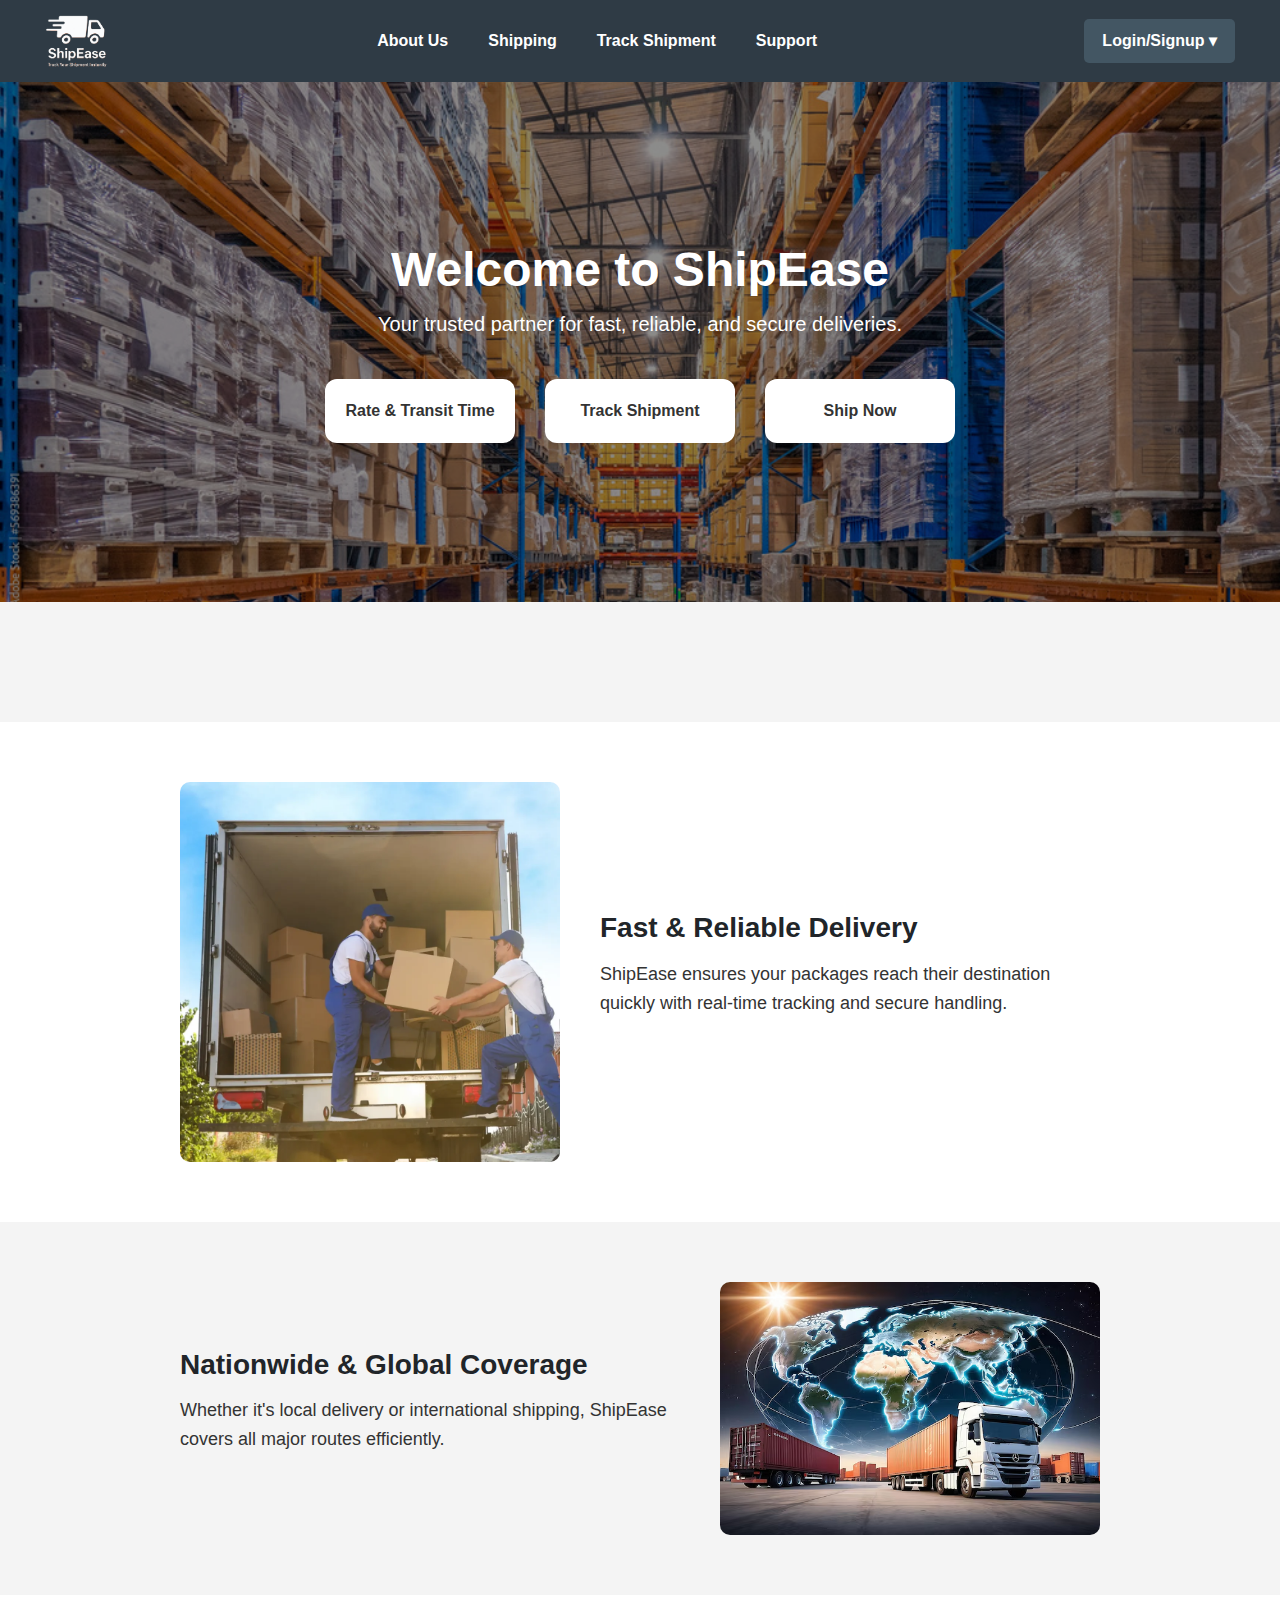
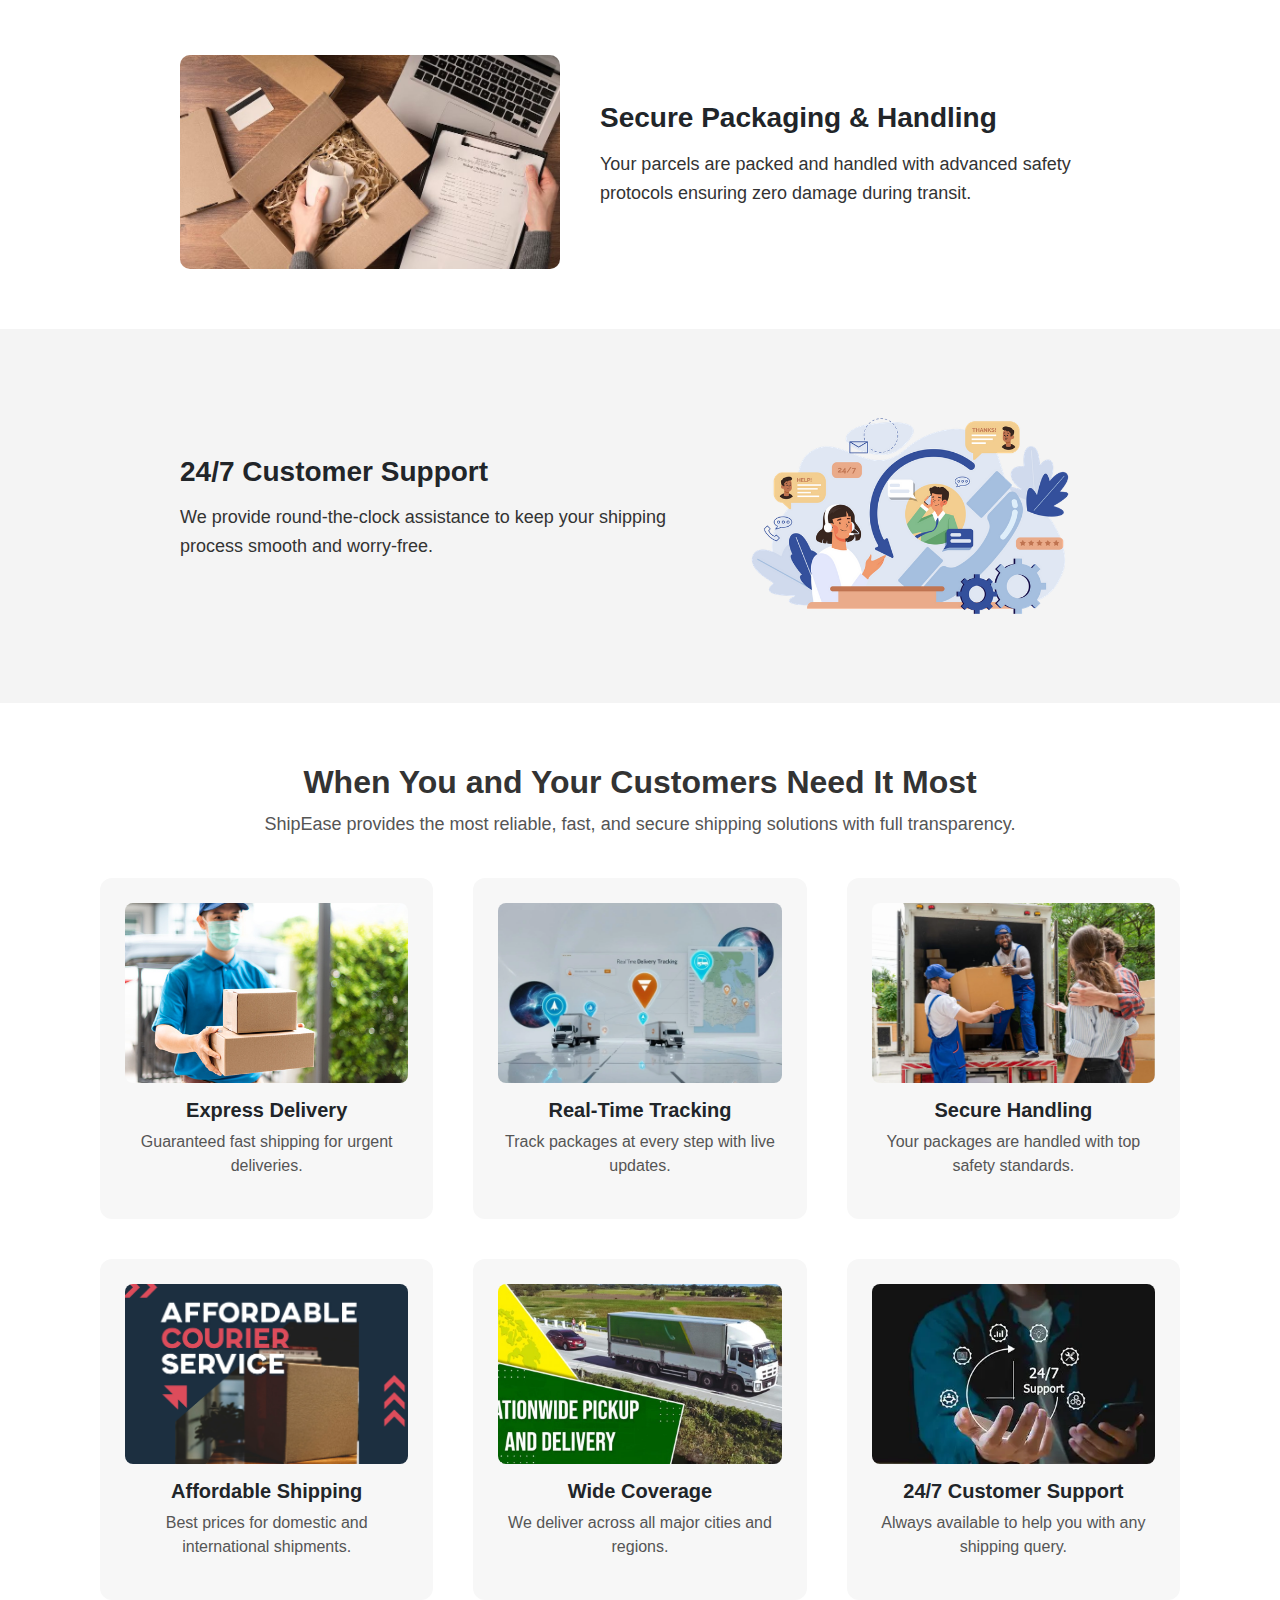
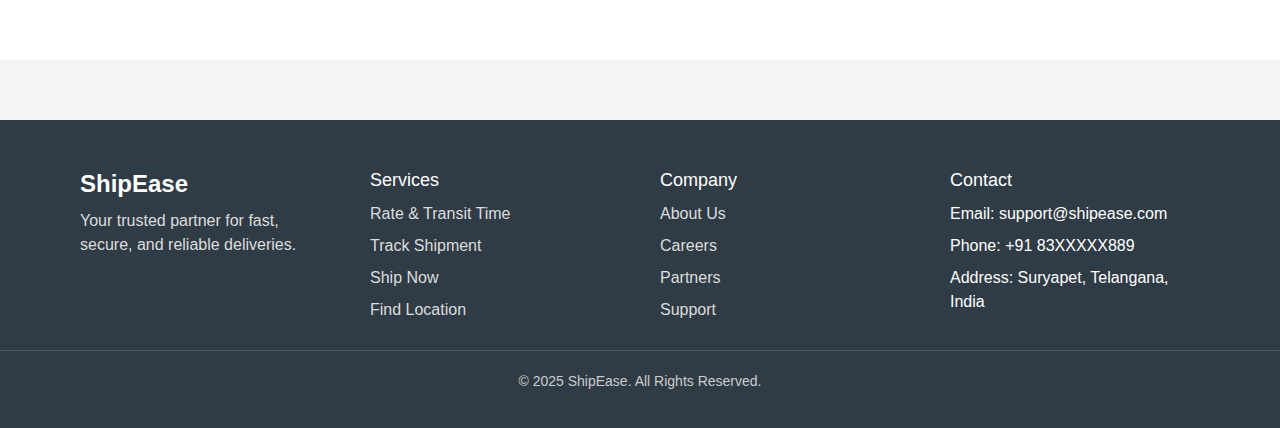
<file: ShipEase/index.html>
<!DOCTYPE html>
<html lang="en">
<head>
    <meta charset="UTF-8">
    <meta name="viewport" content="width=device-width, initial-scale=1.0">
    <title>ShipEase-Track Your Shipment Instantly</title>
    <link href="https://cdn.jsdelivr.net/npm/bootstrap@5.3.8/dist/css/bootstrap.min.css" rel="stylesheet"  crossorigin="anonymous">
    <link rel="stylesheet" href="css/ShipEase.css">
    <link rel="icon" type="image/png" href="img/SE.png">
</head>
<body>
    <header>
        <nav class="navbar-custom">
    <div class="nav-left">
        <a href="index.html"><img src="img/SE.png" alt="ShipEase Logo" class="logo-img"></a>
    </div>

    <div class="nav-center">
        <ul class="nav-links">
            <li><a href="about.html">About Us</a></li>
            <li><a href="shipping.html">Shipping</a></li>
            <li><a href="TS.html">Track Shipment</a></li>
            <li><a href="support.html">Support</a></li>
        </ul>
    </div>

    <div class="nav-right dropdown">
        <button class="dropbtn">Login/Signup &#9662;</button>
        <div class="dropdown-content">
            <a href="login.html">Login</a>
            <a href="signup.html">Sign Up</a>
        </div>
    </div>

    </nav>
    </header>

<section class="hero-banner" style="background-image: url('img/banner.jpg');">
    <div class="hero-overlay"></div>
    <div class="hero-content">
        <h1>Welcome to ShipEase</h1>
        <p>Your trusted partner for fast, reliable, and secure deliveries.</p>

        <div class="hero-buttons">

            <a href="rate.html" class="hero-box">
                <span>Rate & Transit Time</span>
            </a>

            <a href="TS.html" class="hero-box">
                <span>Track Shipment</span>
            </a>

            <a href="shipping.html" class="hero-box">
                <span>Ship Now</span>
            </a>

        </div>
    </div>
</section>


    <section class="feature-section">
    <div class="feature-box">
        <div class="feature-img">
            <img src="img/fd.webp" alt="Fast Delivery">
        </div>
        <div class="feature-text">
            <h2>Fast & Reliable Delivery</h2>
            <p>ShipEase ensures your packages reach their destination quickly with real-time tracking and secure handling.</p>
        </div>
    </div>

    <div class="feature-box reverse">
        <div class="feature-img">
            <img src="img/gd.avif" alt="Global Coverage">
        </div>
        <div class="feature-text">
            <h2>Nationwide & Global Coverage</h2>
            <p>Whether it's local delivery or international shipping, ShipEase covers all major routes efficiently.</p>
        </div>
    </div>

    <div class="feature-box">
        <div class="feature-img">
            <img src="img/sp.jpg" alt="Secure Packaging">
        </div>
        <div class="feature-text">
            <h2>Secure Packaging & Handling</h2>
            <p>Your parcels are packed and handled with advanced safety protocols ensuring zero damage during transit.</p>
        </div>
    </div>

    <div class="feature-box reverse">
        <div class="feature-img">
            <img src="img/cs.webp" alt="24/7 Customer Support">
        </div>
        <div class="feature-text">
            <h2>24/7 Customer Support</h2>
            <p>We provide round-the-clock assistance to keep your shipping process smooth and worry-free.</p>
        </div>
    </div>
    </section>

<section class="service-section">
    <h2 class="service-title">When You and Your Customers Need It Most</h2>
    <p class="service-subtitle">
        ShipEase provides the most reliable, fast, and secure shipping solutions with full transparency.
    </p>

    <div class="service-grid">

        <div class="service-card">
            <img src="img/ed.jpg" alt="Express Delivery">
            <h3>Express Delivery</h3>
            <p>Guaranteed fast shipping for urgent deliveries.</p>
        </div>

        <div class="service-card">
            <img src="img/dt.webp" alt="Real-Time Tracking">
            <h3>Real-Time Tracking</h3>
            <p>Track packages at every step with live updates.</p>
        </div>

        <div class="service-card">
            <img src="img/sh.webp" alt="Secure Handling">
            <h3>Secure Handling</h3>
            <p>Your packages are handled with top safety standards.</p>
        </div>

        <div class="service-card">
            <img src="img/ad.png" alt="Affordable Rates">
            <h3>Affordable Shipping</h3>
            <p>Best prices for domestic and international shipments.</p>
        </div>

        <div class="service-card">
            <img src="img/wd.jpg" alt="Wide Coverage">
            <h3>Wide Coverage</h3>
            <p>We deliver across all major cities and regions.</p>
        </div>

        <div class="service-card">
            <img src="img/support.webp" alt="24/7 Support">
            <h3>24/7 Customer Support</h3>
            <p>Always available to help you with any shipping query.</p>
        </div>

    </div>
</section>

<footer class="footer">
    <div class="footer-container">

        <div class="footer-box">
            <h3>ShipEase</h3>
            <p>Your trusted partner for fast, secure, and reliable deliveries.</p>
        </div>

        <div class="footer-box">
            <h4>Services</h4>
            <ul>
                <li><a href="rate.html">Rate & Transit Time</a></li>
                <li><a href="TS.html">Track Shipment</a></li>
                <li><a href="shipping.html">Ship Now</a></li>
                <li><a href="https://maps.app.goo.gl/w2UuQgGug43sZUiZA">Find Location</a></li>
            </ul>
        </div>

        <div class="footer-box">
            <h4>Company</h4>
            <ul>
                <li><a href="about.html">About Us</a></li>
                <li><a href="#">Careers</a></li>
                <li><a href="#">Partners</a></li>
                <li><a href="#">Support</a></li>
            </ul>
        </div>

        <div class="footer-box">
            <h4>Contact</h4>
            <ul>
                <li>Email: support@shipease.com</li>
                <li>Phone: +91 83XXXXX889</li>
                <li>Address: Suryapet, Telangana, India</li>
            </ul>
        </div>
    </div>

    <div class="footer-bottom">
        <p>© 2025 ShipEase. All Rights Reserved.</p>
    </div>
</footer>
</body>
</html>
</file>
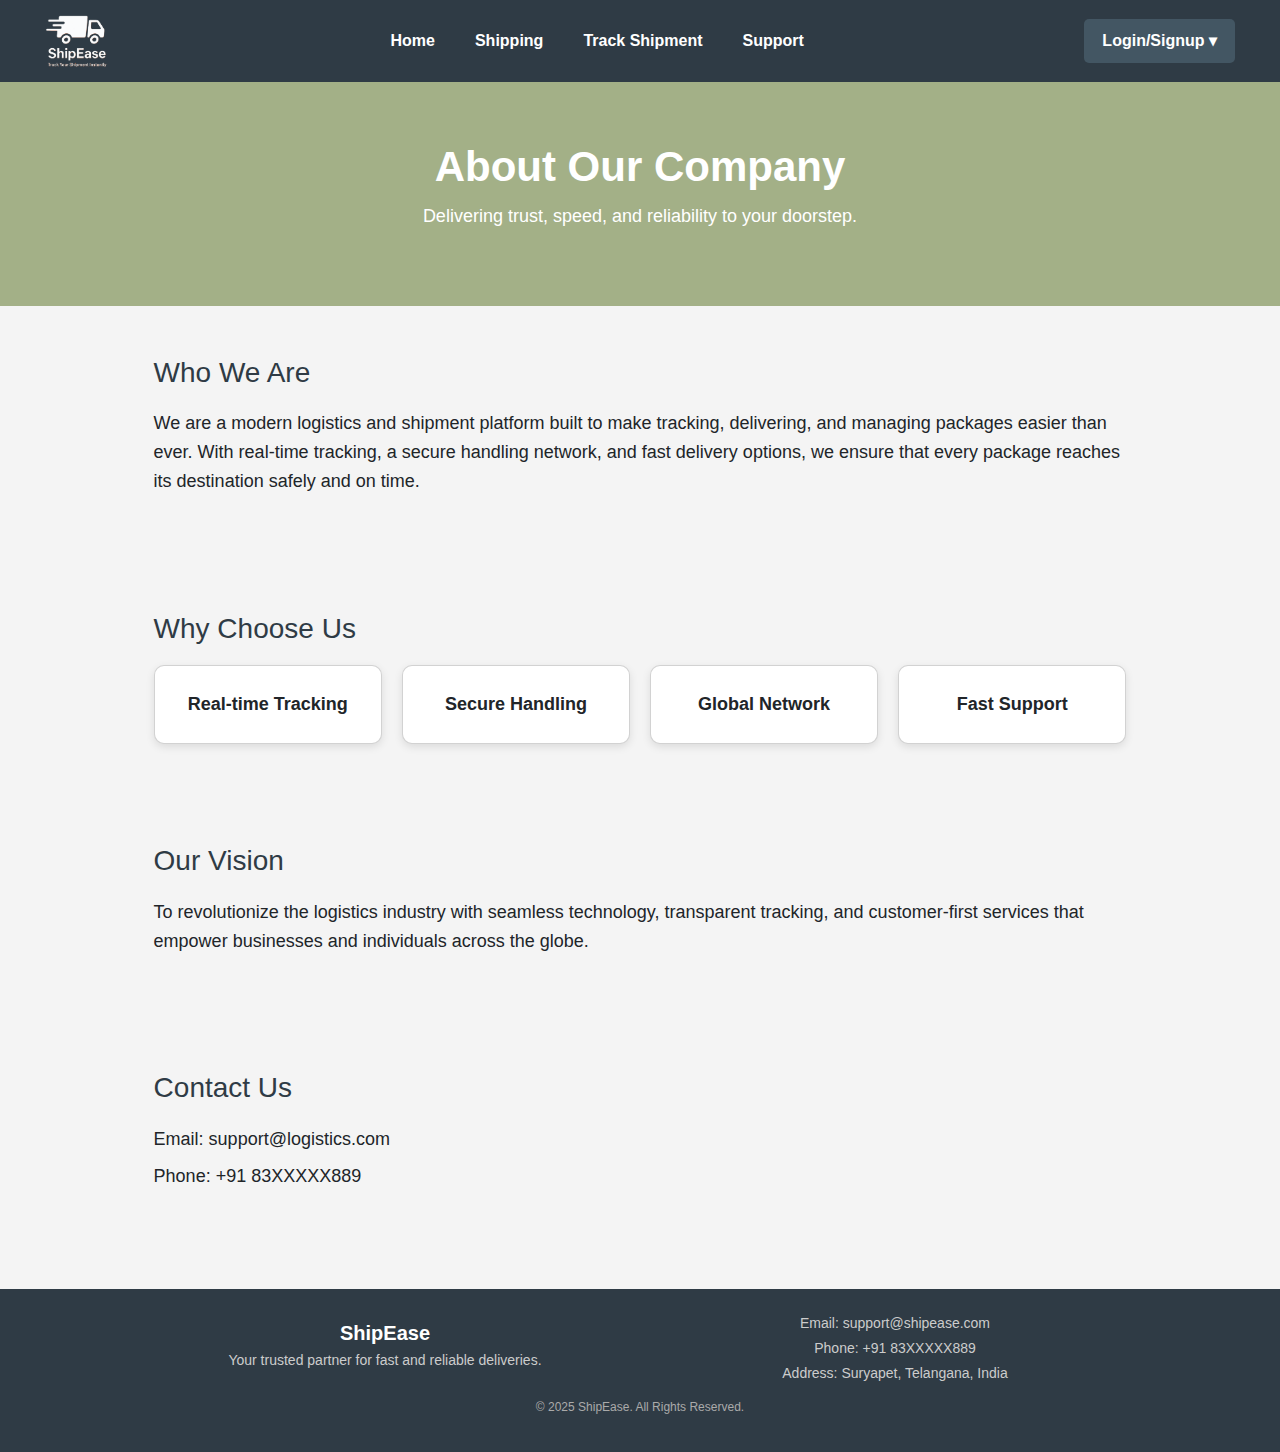
<file: ShipEase/about.html>
<!DOCTYPE html>
<html lang="en">
<head>
    <meta charset="UTF-8">
    <meta name="viewport" content="width=device-width, initial-scale=1.0">
    <title>About Us | Logistics Tracker</title>
    <link href="https://cdn.jsdelivr.net/npm/bootstrap@5.3.8/dist/css/bootstrap.min.css" rel="stylesheet"  crossorigin="anonymous">
    <link rel="stylesheet" href="css/about.css">
    <link rel="icon" type="image/png" href="img/SE.png">
</head>
<body>

    <header>
        <nav class="navbar-custom">
    <div class="nav-left">
        <a href="index.html"><img src="img/SE.png" alt="ShipEase Logo" class="logo-img"></a>
    </div>

    <div class="nav-center">
        <ul class="nav-links">
            <li><a href="index.html">Home</a></li>
            <li><a href="shipping.html">Shipping</a></li>
            <li><a href="TS.html">Track Shipment</a></li>
            <li><a href="support.html">Support</a></li>
        </ul>
    </div>

    <div class="nav-right dropdown">
        <button class="dropbtn">Login/Signup &#9662;</button>
        <div class="dropdown-content">
            <a href="login.html">Login</a>
            <a href="signup.html">Sign Up</a>
        </div>
    </div>

    </nav>
    </header>

    <header class="header">
        <h1>About Our Company</h1>
        <p>Delivering trust, speed, and reliability to your doorstep.</p>
    </header>

    <section class="story">
        <h2>Who We Are</h2>
        <p>
            We are a modern logistics and shipment platform built to make
            tracking, delivering, and managing packages easier than ever.
            With real-time tracking, a secure handling network, and fast
            delivery options, we ensure that every package reaches its
            destination safely and on time.
        </p>
    </section>

    <section class="features">
        <h2>Why Choose Us</h2>

        <div class="feature-box">
            <div class="card">Real-time Tracking</div>
            <div class="card">Secure Handling</div>
            <div class="card">Global Network</div>
            <div class="card">Fast Support</div>
        </div>
    </section>

    <section class="vision">
        <h2>Our Vision</h2>
        <p>
            To revolutionize the logistics industry with seamless technology,
            transparent tracking, and customer-first services that empower businesses
            and individuals across the globe.
        </p>
    </section>

    <section class="contact">
        <h2>Contact Us</h2>
        <p>Email: support@logistics.com</p>
        <p>Phone: +91 83XXXXX889</p>
    </section>

    <footer class="footer-min">
        <div class="footer-min-container">
            <div class="footer-left">
                <h3>ShipEase</h3>
                <p>Your trusted partner for fast and reliable deliveries.</p>
            </div>
            <div class="footer-right">
                <p>Email: support@shipease.com</p>
                <p>Phone: +91 83XXXXX889</p>
                <p>Address: Suryapet, Telangana, India</p>
            </div>
        </div>
        <div class="footer-min-bottom">
            <p>© 2025 ShipEase. All Rights Reserved.</p>
        </div>
    </footer>
</body>
</html>
</file>
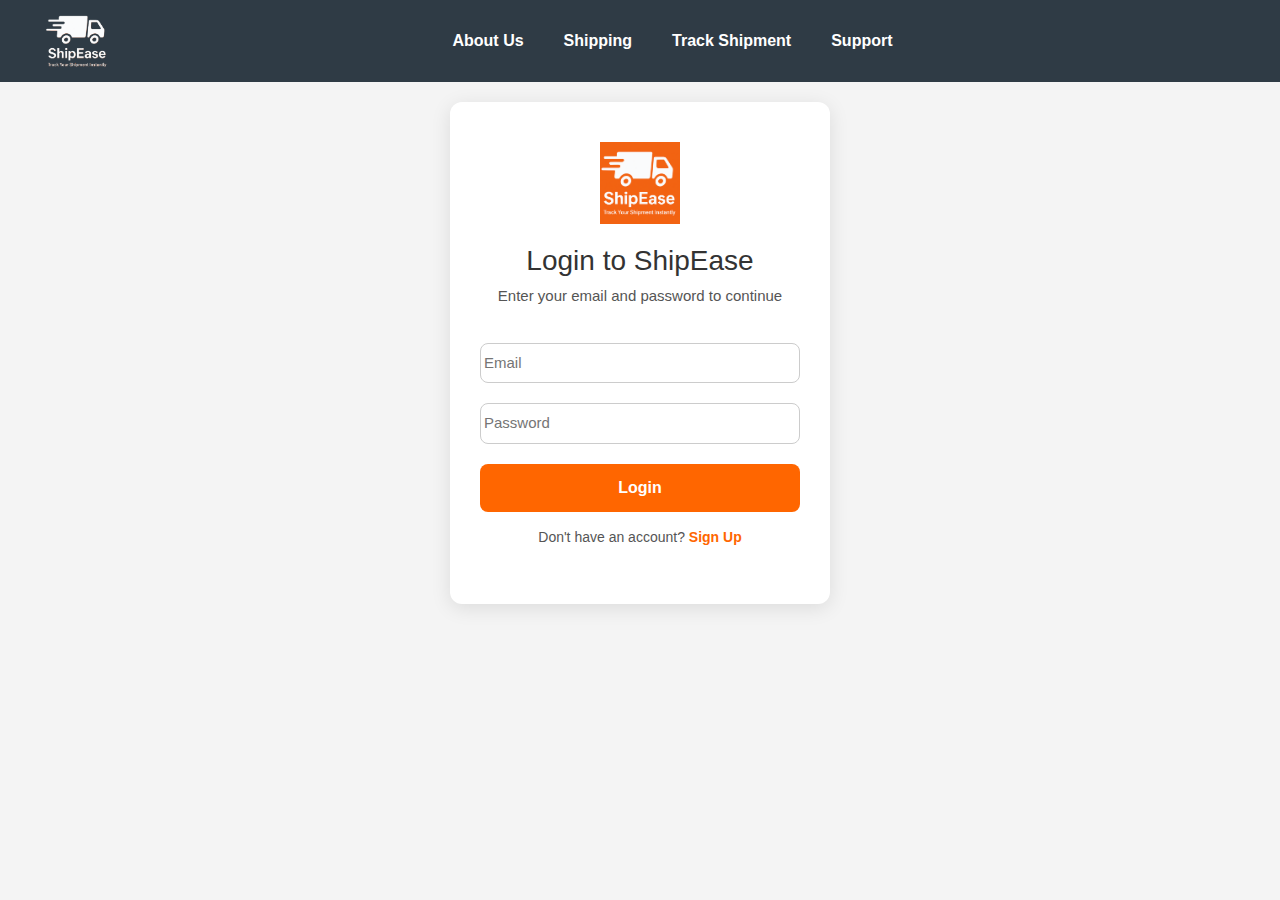
<file: ShipEase/login.html>
<!DOCTYPE html>
<html lang="en">
<head>
    <meta charset="UTF-8">
    <meta name="viewport" content="width=device-width, initial-scale=1.0">
    <title>ShipEase-Track Your Shipment Instantly</title>
    <link href="https://cdn.jsdelivr.net/npm/bootstrap@5.3.8/dist/css/bootstrap.min.css" rel="stylesheet"  crossorigin="anonymous">
    <link rel="stylesheet" href="css/login.css">
    <link rel="icon" type="image/png" href="img/SE.png">
</head>
<body>
    <header>
        <nav class="navbar-custom">
    <div class="nav-left">
        <a href="index.html"><img src="img/SE.png" alt="ShipEase Logo" class="logo-img"></a>
    </div>

    <div class="nav-center">
        <ul class="nav-links">
            <li><a href="about.html">About Us</a></li>
            <li><a href="shipping.html">Shipping</a></li>
            <li><a href="TS.html">Track Shipment</a></li>
            <li><a href="support.html">Support</a></li>
        </ul>
    </div>
    </nav>
    </header>

    <div class="login-container">
    <div class="login-box">

        <img src="img/ShipEase.png" alt="ShipEase Logo" class="login-logo">

        <h2>Login to ShipEase</h2>
        <p class="subtitle">Enter your email and password to continue</p>

        <form>
            <input type="email" placeholder="Email" required>
            <input type="password" placeholder="Password" required>

            <button type="submit" class="btn">Login</button>

            <p class="switch">
                Don't have an account? 
                <a href="signup.html">Sign Up</a>
            </p>
        </form>
    </div>
</div>
</body>
</html>
</file>
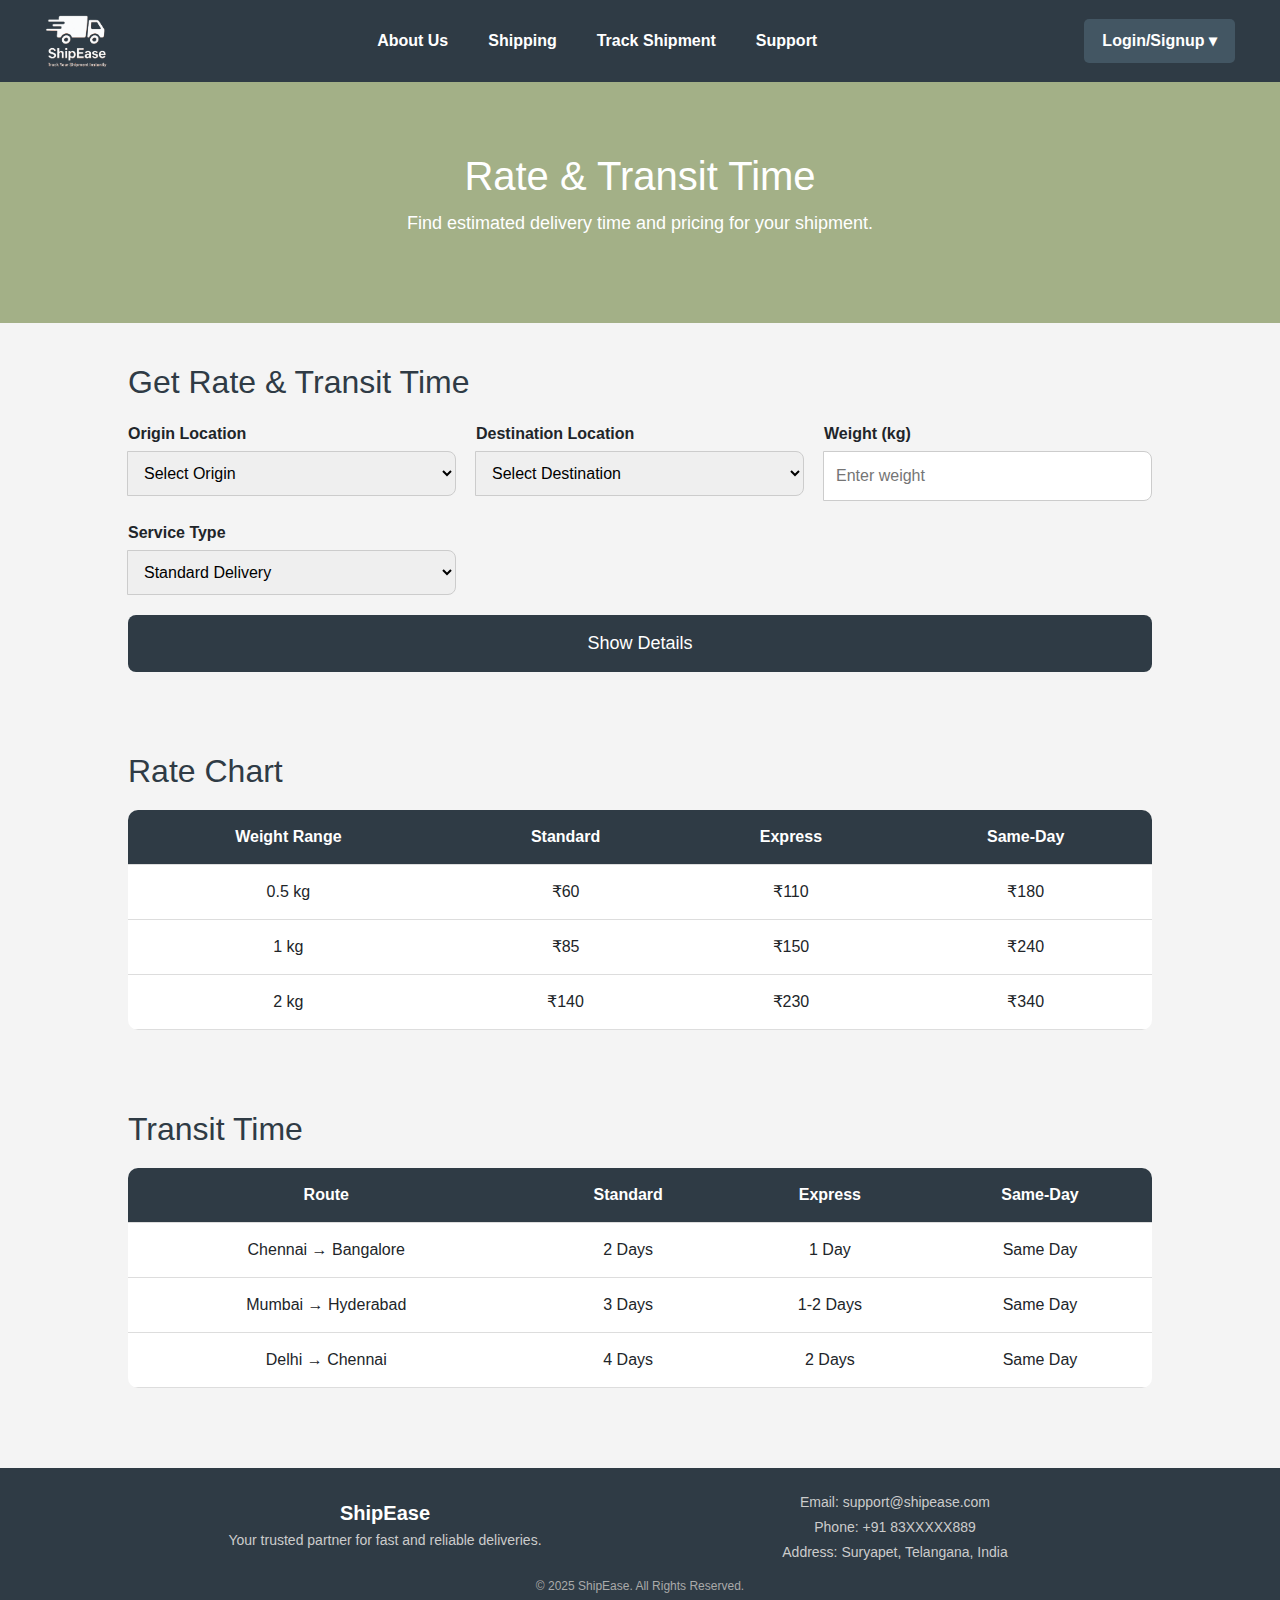
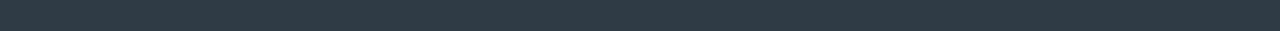
<file: ShipEase/rate.html>
<!DOCTYPE html>
<html lang="en">
<head>
    <meta charset="UTF-8">
    <meta name="viewport" content="width=device-width, initial-scale=1.0">
    <title>Rate and Transit Time | Logistics Tracker</title>
    <link href="https://cdn.jsdelivr.net/npm/bootstrap@5.3.8/dist/css/bootstrap.min.css" rel="stylesheet"  crossorigin="anonymous">
    <link rel="stylesheet" href="css/rate.css">
    <link rel="icon" type="image/png" href="img/SE.png">
</head>
<body>
    <header>
        <nav class="navbar-custom">
    <div class="nav-left">
        <a href="index.html"><img src="img/SE.png" alt="ShipEase Logo" class="logo-img"></a>
    </div>

    <div class="nav-center">
        <ul class="nav-links">
            <li><a href="about.html">About Us</a></li>
            <li><a href="shipping.html">Shipping</a></li>
            <li><a href="TS.html">Track Shipment</a></li>
            <li><a href="support.html">Support</a></li>
        </ul>
    </div>

    <div class="nav-right dropdown">
        <button class="dropbtn">Login/Signup &#9662;</button>
        <div class="dropdown-content">
            <a href="login.html">Login</a>
            <a href="signup.html">Sign Up</a>
        </div>
    </div>

    </nav>
    </header>
    <header class="header">
        <h1>Rate & Transit Time</h1>
        <p>Find estimated delivery time and pricing for your shipment.</p>
    </header>

    <section class="rate-form">
        <h2>Get Rate & Transit Time</h2>

        <form>
            <div class="input-group">
                <label>Origin Location</label>
                <select required>
                    <option>Select Origin</option>
                    <option>Chennai</option>
                    <option>Bangalore</option>
                    <option>Hyderabad</option>
                    <option>Mumbai</option>
                    <option>Delhi</option>
                </select>
            </div>

            <div class="input-group">
                <label>Destination Location</label>
                <select required>
                    <option>Select Destination</option>
                    <option>Chennai</option>
                    <option>Bangalore</option>
                    <option>Hyderabad</option>
                    <option>Mumbai</option>
                    <option>Delhi</option>
                </select>
            </div>

            <div class="input-group">
                <label>Weight (kg)</label>
                <input type="number" placeholder="Enter weight" required>
            </div>

            <div class="input-group">
                <label>Service Type</label>
                <select>
                    <option>Standard Delivery</option>
                    <option>Express Delivery</option>
                    <option>Same-Day Delivery</option>
                </select>
            </div>

            <button type="submit">Show Details</button>
        </form>
    </section>

    <section class="rate-table">
        <h2>Rate Chart</h2>

        <table>
            <tr>
                <th>Weight Range</th>
                <th>Standard</th>
                <th>Express</th>
                <th>Same-Day</th>
            </tr>

            <tr>
                <td>0.5 kg</td>
                <td>₹60</td>
                <td>₹110</td>
                <td>₹180</td>
            </tr>

            <tr>
                <td>1 kg</td>
                <td>₹85</td>
                <td>₹150</td>
                <td>₹240</td>
            </tr>

            <tr>
                <td>2 kg</td>
                <td>₹140</td>
                <td>₹230</td>
                <td>₹340</td>
            </tr>
        </table>
    </section>

    <section class="transit-table">
        <h2>Transit Time</h2>

        <table>
            <tr>
                <th>Route</th>
                <th>Standard</th>
                <th>Express</th>
                <th>Same-Day</th>
            </tr>

            <tr>
                <td>Chennai → Bangalore</td>
                <td>2 Days</td>
                <td>1 Day</td>
                <td>Same Day</td>
            </tr>

            <tr>
                <td>Mumbai → Hyderabad</td>
                <td>3 Days</td>
                <td>1-2 Days</td>
                <td>Same Day</td>
            </tr>

            <tr>
                <td>Delhi → Chennai</td>
                <td>4 Days</td>
                <td>2 Days</td>
                <td>Same Day</td>
            </tr>
        </table>
    </section>

    <footer class="footer-min">
        <div class="footer-min-container">
            <div class="footer-left">
                <h3>ShipEase</h3>
                <p>Your trusted partner for fast and reliable deliveries.</p>
            </div>
            <div class="footer-right">
                <p>Email: support@shipease.com</p>
                <p>Phone: +91 83XXXXX889</p>
                <p>Address: Suryapet, Telangana, India</p>
            </div>
        </div>
        <div class="footer-min-bottom">
            <p>© 2025 ShipEase. All Rights Reserved.</p>
        </div>
    </footer>
</body>
</html>
</file>
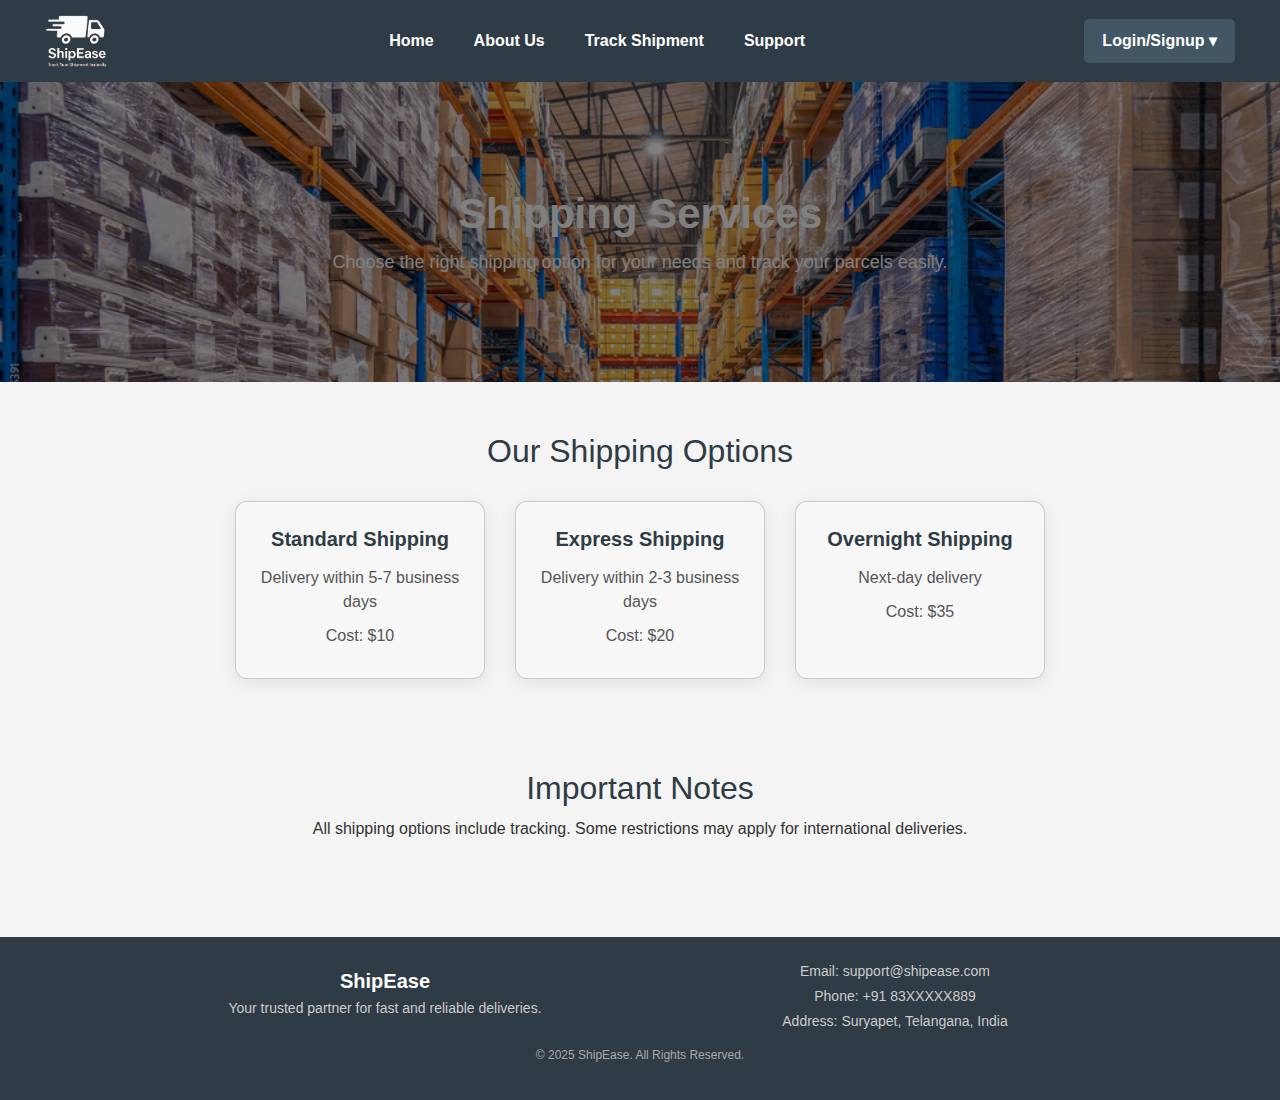
<file: ShipEase/shipping.html>
<!DOCTYPE html>
<html lang="en">
<head>
    <meta charset="UTF-8">
    <meta name="viewport" content="width=device-width, initial-scale=1.0">
    <title>Ship Now | Logistics Tracker</title>
    <link href="https://cdn.jsdelivr.net/npm/bootstrap@5.3.8/dist/css/bootstrap.min.css" rel="stylesheet"  crossorigin="anonymous">
    <link rel="stylesheet" href="css/shipping.css">
    <link rel="icon" type="image/png" href="img/SE.png">
</head>
</head>
<body>
    <header>
        <nav class="navbar-custom">
    <div class="nav-left">
        <a href="index.html"><img src="img/SE.png" alt="ShipEase Logo" class="logo-img"></a>
    </div>

    <div class="nav-center">
        <ul class="nav-links">
            <li><a href="index.html">Home</a></li>
            <li><a href="about.html">About Us</a></li>
            <li><a href="TS.html">Track Shipment</a></li>
            <li><a href="support.html">Support</a></li>
        </ul>
    </div>

    <div class="nav-right dropdown">
        <button class="dropbtn">Login/Signup &#9662;</button>
        <div class="dropdown-content">
            <a href="login.html">Login</a>
            <a href="signup.html">Sign Up</a>
        </div>
    </div>

    </nav>
    </header>

    <section class="shipping-hero">
        <h1>Shipping Services</h1>
        <p>Choose the right shipping option for your needs and track your parcels easily.</p>
    </section>

    <section class="shipping-options">
        <h2>Our Shipping Options</h2>
        <div class="cards-container">
            <div class="card">
                <h3>Standard Shipping</h3>
                <p>Delivery within 5-7 business days</p>
                <p>Cost: $10</p>
            </div>
            <div class="card">
                <h3>Express Shipping</h3>
                <p>Delivery within 2-3 business days</p>
                <p>Cost: $20</p>
            </div>
            <div class="card">
                <h3>Overnight Shipping</h3>
                <p>Next-day delivery</p>
                <p>Cost: $35</p>
            </div>
        </div>
    </section>

    <section class="shipping-notes">
        <h2>Important Notes</h2>
        <p>All shipping options include tracking. Some restrictions may apply for international deliveries.</p>
    </section>

    <footer class="footer-min">
        <div class="footer-min-container">
            <div class="footer-left">
                <h3>ShipEase</h3>
                <p>Your trusted partner for fast and reliable deliveries.</p>
            </div>
            <div class="footer-right">
                <p>Email: support@shipease.com</p>
                <p>Phone: +91 83XXXXX889</p>
                <p>Address: Suryapet, Telangana, India</p>
            </div>
        </div>
        <div class="footer-min-bottom">
            <p>© 2025 ShipEase. All Rights Reserved.</p>
        </div>
    </footer>
</head>
</body>
</html>
</file>
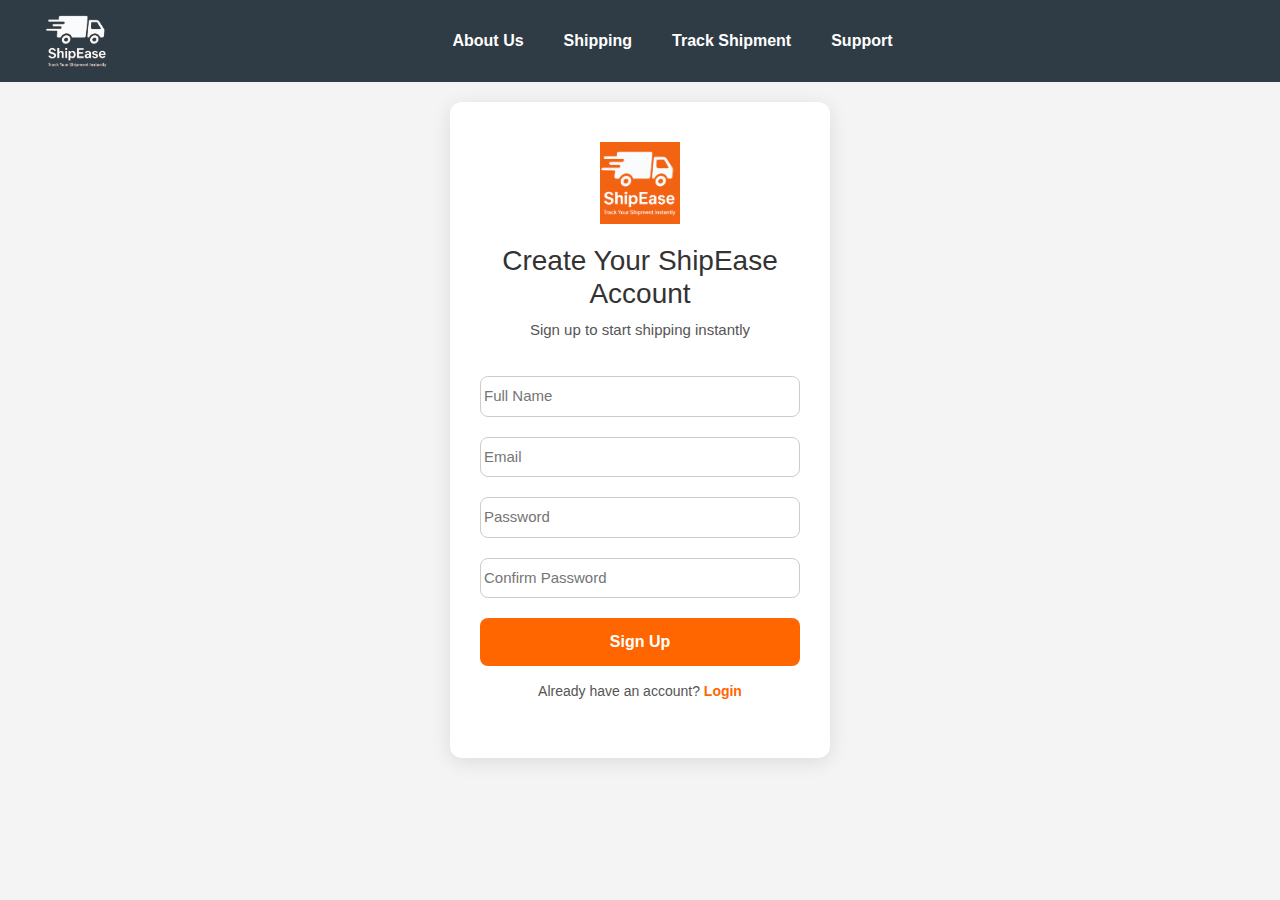
<file: ShipEase/signup.html>
<!DOCTYPE html>
<html lang="en">
<head>
    <meta charset="UTF-8">
    <meta name="viewport" content="width=device-width, initial-scale=1.0">
    <title>ShipEase-Track Your Shipment Instantly</title>
    <link href="https://cdn.jsdelivr.net/npm/bootstrap@5.3.8/dist/css/bootstrap.min.css" rel="stylesheet"  crossorigin="anonymous">
    <link rel="stylesheet" href="css/signup.css">
    <link rel="icon" type="image/png" href="img/SE.png">
</head>
<body>
    <header>
        <nav class="navbar-custom">
    <div class="nav-left">
        <a href="index.html"><img src="img/SE.png" alt="ShipEase Logo" class="logo-img"></a>
    </div>

    <div class="nav-center">
        <ul class="nav-links">
            <li><a href="about.html">About Us</a></li>
            <li><a href="shipping.html">Shipping</a></li>
            <li><a href="TS.html">Track Shipment</a></li>
            <li><a href="support.html">Support</a></li>
        </ul>
    </div>
    </nav>
    </header>
    <div class="signup-container">
    <div class="signup-box">

        <img src="img/ShipEase.png" alt="ShipEase Logo" class="signup-logo">

        <h2>Create Your ShipEase Account</h2>
        <p class="subtitle">Sign up to start shipping instantly</p>

        <form>
            <input type="text" placeholder="Full Name" required>
            <input type="email" placeholder="Email" required>
            <input type="password" placeholder="Password" required>
            <input type="password" placeholder="Confirm Password" required>

            <button type="submit" class="btn">Sign Up</button>

            <p class="switch">
                Already have an account? 
                <a href="login.html">Login</a>
            </p>
        </form>
    </div>
</div>
</body>
</html>
</file>
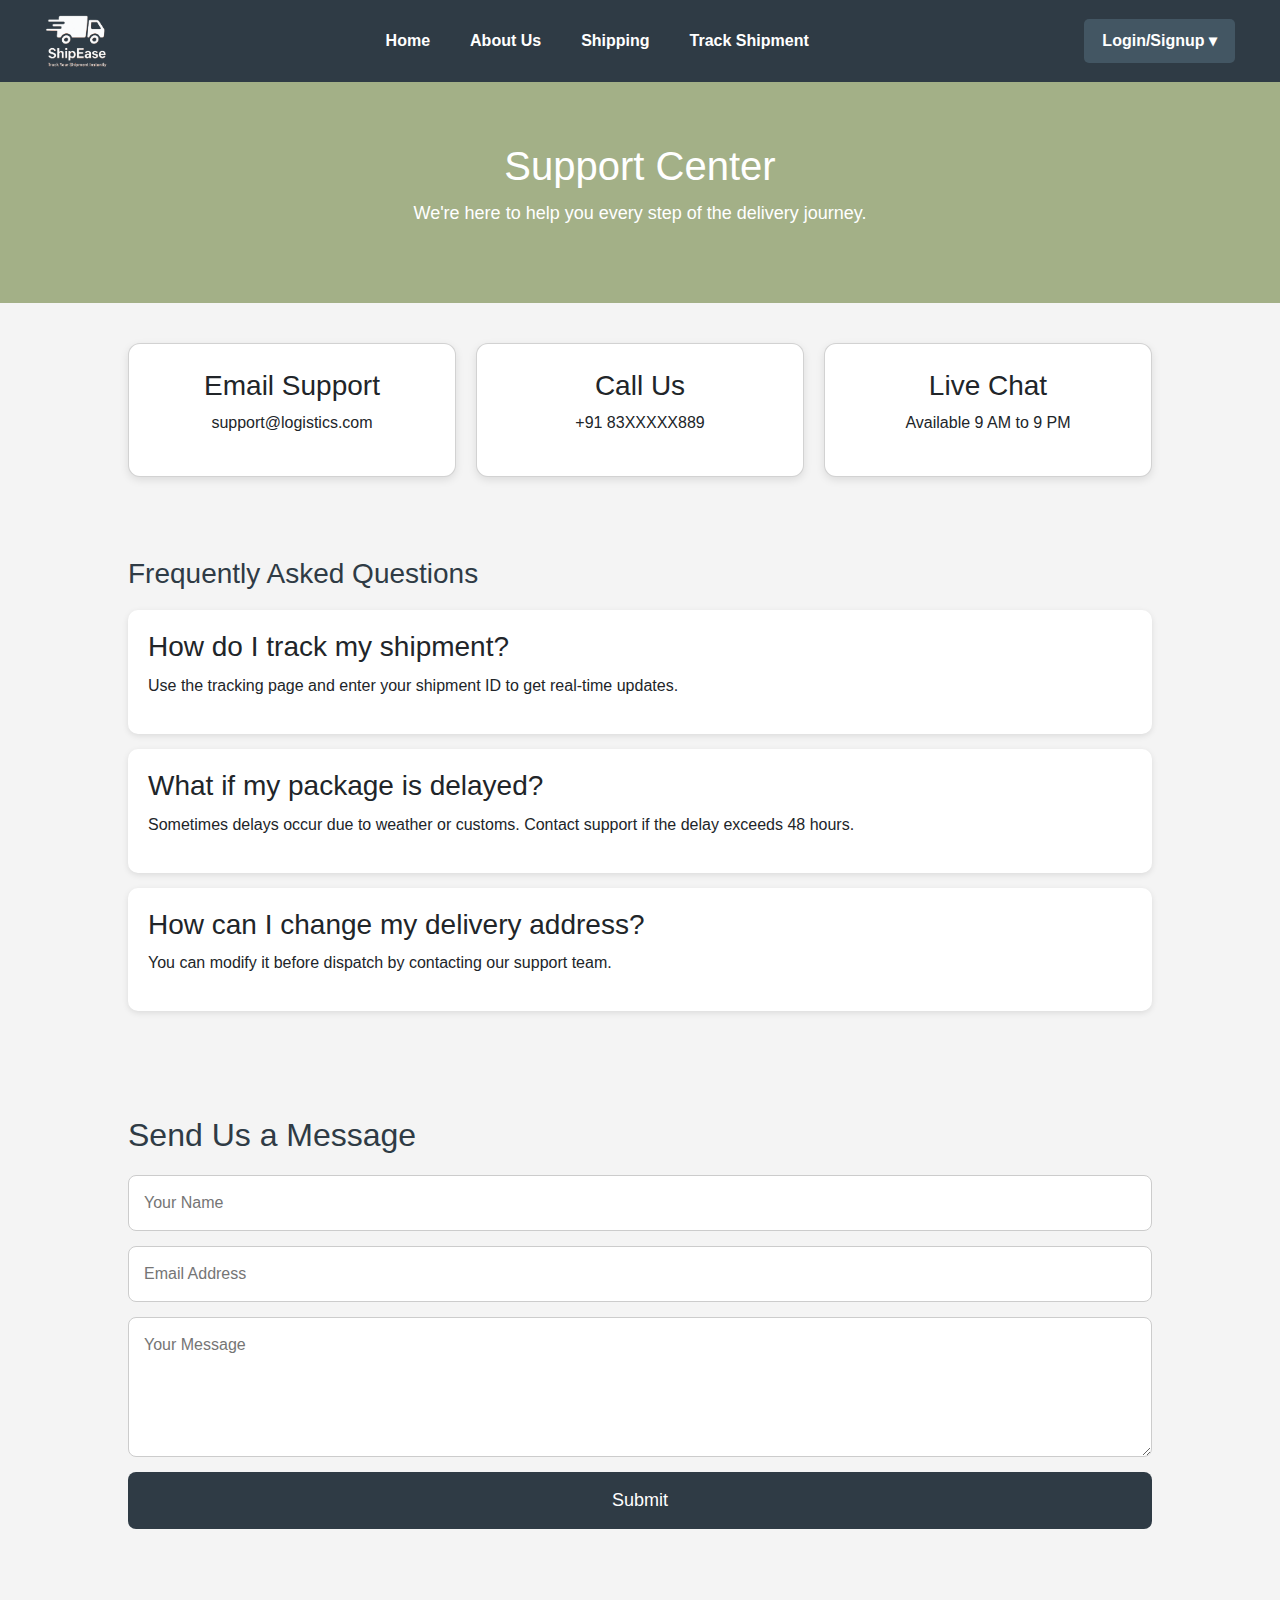
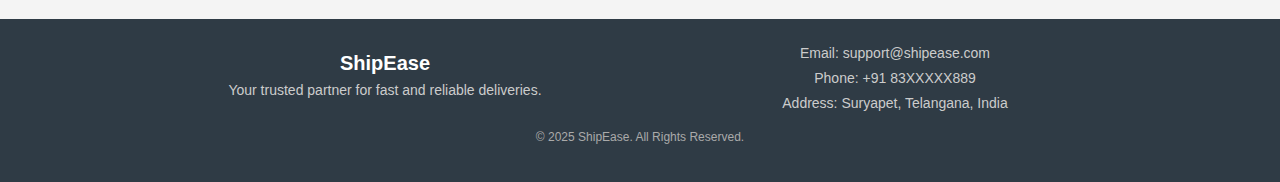
<file: ShipEase/support.html>
<!DOCTYPE html>
<html lang="en">
<head>
    <meta charset="UTF-8">
    <meta name="viewport" content="width=device-width, initial-scale=1.0">
    <title>Support | Logistics Tracker</title>
    <link href="https://cdn.jsdelivr.net/npm/bootstrap@5.3.8/dist/css/bootstrap.min.css" rel="stylesheet"  crossorigin="anonymous">
    <link rel="stylesheet" href="css/support.css">
    <link rel="icon" type="image/png" href="img/SE.png">
</head>
<body>
    <header>
        <nav class="navbar-custom">
    <div class="nav-left">
        <a href="index.html"><img src="img/SE.png" alt="ShipEase Logo" class="logo-img"></a>
    </div>

    <div class="nav-center">
        <ul class="nav-links">
            <li><a href="index.html">Home</a></li>
            <li><a href="about.html">About Us</a></li>
            <li><a href="shipping.html">Shipping</a></li>
            <li><a href="TS.html">Track Shipment</a></li>
        </ul>
    </div>

    <div class="nav-right dropdown">
        <button class="dropbtn">Login/Signup &#9662;</button>
        <div class="dropdown-content">
            <a href="login.html">Login</a>
            <a href="signup.html">Sign Up</a>
        </div>
    </div>
        </nav>
    </header>

    <header class="header">
        <h1>Support Center</h1>
        <p>We're here to help you every step of the delivery journey.</p>
    </header>

    <section class="support-cards">
        <div class="card">
            <h3>Email Support</h3>
            <p>support@logistics.com</p>
        </div>

        <div class="card">
            <h3>Call Us</h3>
            <p>+91 83XXXXX889</p>
        </div>

        <div class="card">
            <h3>Live Chat</h3>
            <p>Available 9 AM to 9 PM</p>
        </div>
    </section>

    <section class="faq">
        <h2>Frequently Asked Questions</h2>

        <div class="faq-item">
            <h3>How do I track my shipment?</h3>
            <p>Use the tracking page and enter your shipment ID to get real-time updates.</p>
        </div>

        <div class="faq-item">
            <h3>What if my package is delayed?</h3>
            <p>Sometimes delays occur due to weather or customs. Contact support if the delay exceeds 48 hours.</p>
        </div>

        <div class="faq-item">
            <h3>How can I change my delivery address?</h3>
            <p>You can modify it before dispatch by contacting our support team.</p>
        </div>
    </section>

    <section class="contact-form">
        <h2>Send Us a Message</h2>

        <form>
            <input type="text" placeholder="Your Name" required>
            <input type="email" placeholder="Email Address" required>
            <textarea placeholder="Your Message" required></textarea>
            <button type="submit">Submit</button>
        </form>
    </section>

    <footer class="footer-min">
        <div class="footer-min-container">
            <div class="footer-left">
                <h3>ShipEase</h3>
                <p>Your trusted partner for fast and reliable deliveries.</p>
            </div>
            <div class="footer-right">
                <p>Email: support@shipease.com</p>
                <p>Phone: +91 83XXXXX889</p>
                <p>Address: Suryapet, Telangana, India</p>
            </div>
        </div>
        <div class="footer-min-bottom">
            <p>© 2025 ShipEase. All Rights Reserved.</p>
        </div>
    </footer>
</body>
</html>
</file>
<file: ShipEase/css/ShipEase.css>
body{
    font-family: Arial, sans-serif;
    margin: 0;
    padding: 0;
    background-color: #f4f4f4;
}

header{
    position: sticky;
    width: 100%;
    top: 0;
    z-index: 1000;
    background-color: #2f3b45;
}

.navbar-custom{
    display: flex;
    justify-content: space-between;
    align-items: center;
    padding: 8px 45px;
    color: white;
}

.logo-img{
    width: 65px;
    height: auto;
}

.nav-center{
    flex: 1;
    display: flex;
    justify-content: center;
}

.nav-links{
    display: flex;
    list-style: none;
    gap: 40px;
    padding: 0;
    margin: 0;
}

.nav-links li a{
    text-decoration: none;
    color: white;
    font-weight: bold;
    white-space: nowrap;   /* 👈 Prevents text from breaking into 2 lines */
    transition: 0.3s;
}

.nav-links li a:hover{
    color: #A3B087;
}

.dropdown {
    position: relative;
    display: inline-block;
}

.dropbtn {
    background-color: #435663;
    color: white;
    font-weight: bold;
    padding: 10px 18px;
    border: none;
    cursor: pointer;
    border-radius: 5px;
    font-size: 16px;
}

.dropbtn:hover {
    background-color: #556778;
}

.dropdown-content {
    display: none;
    position: absolute;
    right: 0;
    background-color: #ffffff;
    min-width: 140px;
    box-shadow: 0px 4px 8px rgba(0,0,0,0.2);
    border-radius: 6px;
    overflow: hidden;
    z-index: 1000;
}

.dropdown-content a {
    color: #333;
    padding: 12px 16px;
    text-decoration: none;
    display: block;
    font-weight: normal;
    transition: 0.3s;
}

.dropdown-content a:hover {
    background-color: #f4f4f4;
}

.dropdown:hover .dropdown-content {
    display: block;
}


.hero-banner{
    width: 100%;
    height: 520px;
    background-size: cover;
    background-position: center;
    background-repeat: no-repeat;
    position: relative;
    display: flex;
    align-items: center;
    justify-content: center;
}

.hero-overlay{
    position: absolute;
    top: 0;
    left: 0;
    width: 100%;
    height: 100%;
    background: rgba(0,0,0,0.45);
}

.hero-content{
    position: relative;
    z-index: 2;
    text-align: center;
    color: white;
}

.hero-content h1{
    font-size: 48px;
    font-weight: 800;
    margin-bottom: 10px;
}

.hero-content p{
    font-size: 20px;
    margin-bottom: 40px;
}

.hero-buttons{
    display: flex;
    justify-content: center;
    gap: 30px;
}

.hero-box{
    background: white;
    width: 190px;
    padding: 20px;
    border-radius: 12px;
    text-align: center;
    color: #333;
    text-decoration: none;
    font-weight: 600;
    transition: 0.3s;
}

.hero-box img{
    width: 45px;
    height: 45px;
    margin-bottom: 12px;
}

.hero-box:hover{
    transform: translateY(-6px);
    box-shadow: 0 4px 20px rgba(0,0,0,0.2);
}


.feature-section{
    margin-top: 120px; /* space under fixed header */
}

.feature-box{
    display: flex;
    align-items: center;
    justify-content: center;
    gap: 40px;
    padding: 60px 100px;
    background-color: white;
}

.feature-box:nth-child(even){
    background-color: #f4f4f4; /* alternate background */
}

.feature-box.reverse{
    flex-direction: row-reverse;
}

.feature-img img{
    width: 380px;
    height: auto;
    border-radius: 10px;
}

.feature-text{
    max-width: 500px;
}

.feature-text h2{
    font-size: 28px;
    font-weight: bold;
    margin-bottom: 15px;
}

.feature-text p{
    font-size: 18px;
    line-height: 1.6;
    color: #333;
}

.service-section{
    text-align: center;
    padding: 60px 40px;
    background-color: #ffffff;
}

.service-title{
    font-size: 32px;
    font-weight: bold;
    margin-bottom: 10px;
    color: #333;
}

.service-subtitle{
    font-size: 18px;
    color: #555;
    margin-bottom: 40px;
}

.service-grid{
    display: grid;
    grid-template-columns: repeat(3, 1fr); /* 3 per row */
    gap: 40px;
    padding: 0 60px;
}

.service-card{
    background: #f7f7f7;
    padding: 25px;
    border-radius: 12px;
    transition: 0.3s;
    text-align: center;
}

.service-card img{
    width: 100%;
    height: 180px;
    object-fit: cover;
    border-radius: 8px;
    margin-bottom: 15px;
}

.service-card h3{
    font-size: 20px;
    font-weight: bold;
    margin-bottom: 8px;
}

.service-card p{
    font-size: 16px;
    color: #555;
}

.service-card:hover{
    transform: translateY(-6px);
    box-shadow: 0 4px 18px rgba(0,0,0,0.12);
}

.footer{
    background: #2f3b45;
    color: white;
    padding: 50px 0 20px 0;
    margin-top: 60px;
}

.footer-container{
    display: grid;
    grid-template-columns: repeat(4, 1fr);
    gap: 40px;
    max-width: 1200px;
    margin: auto;
    padding: 0 40px;
}

.footer-box h3{
    font-size: 24px;
    font-weight: 700;
}

.footer-box h4{
    font-size: 18px;
    margin-bottom: 10px;
}

.footer-box p{
    color: #ddd;
    margin-top: 10px;
}

.footer-box ul{
    list-style: none;
    padding: 0;
    margin: 0;
}

.footer-box ul li{
    margin-bottom: 8px;
}

.footer-box ul li a{
    color: #ddd;
    text-decoration: none;
    transition: 0.3s;
}

.footer-box ul li a:hover{
    color: #A3B087;
}

.footer-bottom{
    text-align: center;
    padding-top: 20px;
    border-top: 1px solid #555;
    margin-top: 20px;
}

.footer-bottom p{
    font-size: 14px;
    color: #ccc;
}

@media (max-width: 992px) {
    .footer-container {
        grid-template-columns: repeat(2, 1fr);
        gap: 30px;
        padding: 0 20px;
    }
}

@media (max-width: 768px) {
    .footer {
        padding: 40px 0 20px 0;
    }

    .footer-container {
        grid-template-columns: 1fr;
        text-align: center;
    }

    .footer-box h3,
    .footer-box h4 {
        text-align: center;
    }

    .footer-box ul li {
        margin-bottom: 12px;
    }
}

@media (max-width: 480px) {

    .footer {
        padding: 30px 0 10px 0;
    }

    .footer-container {
        padding: 0 10px;
        gap: 20px;
    }

    .footer-box p,
    .footer-box ul li {
        font-size: 14px;
    }

    .footer-bottom p {
        font-size: 12px;
    }
}
</file>
<file: ShipEase/css/about.css>
body{
    font-family: Arial, sans-serif;
    margin: 0;
    padding: 0;
    background-color: #f4f4f4;
}

header{
    position: static;
    width: 100%;
    top: 0;
    z-index: 1000;
    background-color: #2f3b45;
}

.navbar-custom{
    display: flex;
    justify-content: space-between;
    align-items: center;
    padding: 8px 45px;
    color: white;
}

.logo-img{
    width: 65px;
    height: auto;
}

.nav-center{
    flex: 1;
    display: flex;
    justify-content: center;
}

.nav-links{
    display: flex;
    list-style: none;
    gap: 40px;
    padding: 0;
    margin: 0;
}

.nav-links li a{
    text-decoration: none;
    color: white;
    font-weight: bold;
    white-space: nowrap;   /* 👈 Prevents text from breaking into 2 lines */
    transition: 0.3s;
}

.nav-links li a:hover{
    color: #A3B087;
}

.dropdown {
    position: relative;
    display: inline-block;
}

.dropbtn {
    background-color: #435663;
    color: white;
    font-weight: bold;
    padding: 10px 18px;
    border: none;
    cursor: pointer;
    border-radius: 5px;
    font-size: 16px;
}

.dropbtn:hover {
    background-color: #556778;
}

.dropdown-content {
    display: none;
    position: absolute;
    right: 0;
    background-color: #ffffff;
    min-width: 140px;
    box-shadow: 0px 4px 8px rgba(0,0,0,0.2);
    border-radius: 6px;
    overflow: hidden;
    z-index: 1000;
}

.dropdown-content a {
    color: #333;
    padding: 12px 16px;
    text-decoration: none;
    display: block;
    font-weight: normal;
    transition: 0.3s;
}

.dropdown-content a:hover {
    background-color: #f4f4f4;
}

.dropdown:hover .dropdown-content {
    display: block;
}

.header{
    background: #A3B087;
    padding: 60px 20px;
    text-align: center;
    color: white;
}

.header h1{
    margin: 0;
    font-size: 42px;
    font-weight: bold;
}

.header p{
    margin-top: 10px;
    font-size: 18px;
}

section{
    padding: 50px 10%;
}

.story h2,
.features h2,
.vision h2,
.contact h2{
    font-size: 28px;
    margin-bottom: 20px;
    color: #2f3b45;
}

.story p,
.vision p,
.contact p{
    font-size: 18px;
    line-height: 1.6;
}

.feature-box{
    display: grid;
    grid-template-columns: repeat(auto-fit, minmax(220px, 1fr));
    gap: 20px;
    margin-top: 20px;
}

.card{
    background: white;
    padding: 25px;
    text-align: center;
    font-size: 18px;
    border-radius: 10px;
    box-shadow: 0 3px 8px rgba(0,0,0,0.1);
    font-weight: bold;
    transition: 0.3s ease;
}

.card:hover{
    transform: translateY(-5px);
    box-shadow: 0 8px 15px rgba(0,0,0,0.2);
}

.contact p{
    margin: 8px 0;
    font-size: 18px;
}

.footer-min {
    background: #2f3b45;
    color: white;
    padding: 20px 0;
    margin-top: 40px;
    font-size: 14px;
}

.footer-min-container {
    display: grid;
    grid-template-columns: 1fr 1fr; /* two equal halves */
    max-width: 1000px;
    margin: auto;
    gap: 20px;
    align-items: center;
    text-align: center; /* center content in each half */
}

.footer-left h3 {
    font-size: 20px;
    font-weight: bold;
    margin-bottom: 5px;
}

.footer-left p,
.footer-right p {
    color: #ccc;
    font-size: 14px;
    margin: 4px 0;
}

.footer-min-bottom {
    margin-top: 10px;
    text-align: center;
    font-size: 12px;
    color: #aaa;
}

@media (min-width: 992px) {

    .header h1{
        font-size: 42px;
    }

    .header p{
        font-size: 18px;
    }

    section{
        padding: 50px 12%;
    }

    .feature-box{
        grid-template-columns: repeat(4, 1fr);
    }

    .card{
        padding: 25px;
        font-size: 18px;
    }
}

@media (max-width: 600px) {

    .header h1{
        font-size: 28px;
    }

    .header p{
        font-size: 14px;
    }

    section{
        padding: 30px 7%;
    }

    .story p,
    .vision p,
    .contact p{
        font-size: 16px;
    }

    .feature-box{
        grid-template-columns: 1fr;
    }

    .card{
        font-size: 16px;
        padding: 18px;
    }
}

@media (min-width: 600px) and (max-width: 992px) {

    .header h1{
        font-size: 34px;
    }

    .header p{
        font-size: 16px;
    }

    section{
        padding: 40px 10%;
    }

    .feature-box{
        grid-template-columns: repeat(2, 1fr);
    }

    .card{
        font-size: 17px;
        padding: 22px;
    }
}
</file>
<file: ShipEase/css/login.css>
body{
    font-family: Arial, sans-serif;
    margin: 0;
    padding: 0;
    background-color: #f4f4f4;
}

header{
    position: relative;
    width: 100%;
    top: 0;
    z-index: 1000;
    background-color: #2f3b45;
}

.navbar-custom{
    display: flex;
    justify-content: space-between;
    align-items: center;
    padding: 8px 45px;
    color: white;
}

.logo-img{
    width: 65px;
    height: auto;
}

.nav-center{
    flex: 1;
    display: flex;
    justify-content: center;
}

.nav-links{
    display: flex;
    list-style: none;
    gap: 40px;
    padding: 0;
    margin: 0;
}

.nav-links li a{
    text-decoration: none;
    color: white;
    font-weight: bold;
    white-space: nowrap;   /* 👈 Prevents text from breaking into 2 lines */
    transition: 0.3s;
}

.nav-links li a:hover{
    color: #A3B087;
}

.login-container {
    display: flex;
    justify-content: center;
    align-items: center;
    width: 100%;
    padding: 20px;
}

.login-box {
    background-color: #fff;
    padding: 40px 30px;
    border-radius: 12px;
    box-shadow: 0 4px 20px rgba(0,0,0,0.1);
    width: 380px;
    text-align: center;
}

.login-logo {
    width: 80px;
    margin-bottom: 20px;
}

.login-box h2 {
    font-size: 28px;
    margin-bottom: 8px;
    color: #333;
}

.subtitle {
    font-size: 15px;
    color: #555;
    margin-bottom: 25px;
}

form input {
    width: 100%;
    padding: 8px 3px;
    margin: 10px 0;
    border: 1px solid #ccc;
    border-radius: 8px;
    font-size: 15px;
    transition: 0.3s;
}

form input:focus {
    border-color: #ff6600;
    outline: none;
}

.btn {
    width: 100%;
    padding: 12px;
    background-color: #ff6600;
    border: none;
    border-radius: 8px;
    color: #fff;
    font-size: 16px;
    font-weight: bold;
    cursor: pointer;
    margin-top: 10px;
    transition: 0.3s;
}

.btn:hover {
    background-color: #e65c00;
}

.switch {
    margin-top: 15px;
    font-size: 14px;
    color: #555;
}

.switch a {
    color: #ff6600;
    font-weight: bold;
    text-decoration: none;
}

.switch a:hover {
    text-decoration: underline;
}

@media(max-width: 480px) {
    .login-box {
        width: 90%;
        padding: 25px 20px;
    }

    .login-box h2 {
        font-size: 24px;
    }

    .subtitle {
        font-size: 14px;
    }

    .btn {
        font-size: 15px;
    }
}
</file>
<file: ShipEase/css/rate.css>
body{
    font-family: Arial, sans-serif;
    margin: 0;
    padding: 0;
    background-color: #f4f4f4;
}

header{
    position: static;
    width: 100%;
    top: 0;
    z-index: 1000;
    background-color: #2f3b45;
}

.navbar-custom{
    display: flex;
    justify-content: space-between;
    align-items: center;
    padding: 8px 45px;
    color: white;
}

.logo-img{
    width: 65px;
    height: auto;
}

.nav-center{
    flex: 1;
    display: flex;
    justify-content: center;
}

.nav-links{
    display: flex;
    list-style: none;
    gap: 40px;
    padding: 0;
    margin: 0;
}

.nav-links li a{
    text-decoration: none;
    color: white;
    font-weight: bold;
    white-space: nowrap;   /* 👈 Prevents text from breaking into 2 lines */
    transition: 0.3s;
}

.nav-links li a:hover{
    color: #A3B087;
}

.dropdown {
    position: relative;
    display: inline-block;
}

.dropbtn {
    background-color: #435663;
    color: white;
    font-weight: bold;
    padding: 10px 18px;
    border: none;
    cursor: pointer;
    border-radius: 5px;
    font-size: 16px;
}

.dropbtn:hover {
    background-color: #556778;
}

.dropdown-content {
    display: none;
    position: absolute;
    right: 0;
    background-color: #ffffff;
    min-width: 140px;
    box-shadow: 0px 4px 8px rgba(0,0,0,0.2);
    border-radius: 6px;
    overflow: hidden;
    z-index: 1000;
}

.dropdown-content a {
    color: #333;
    padding: 12px 16px;
    text-decoration: none;
    display: block;
    font-weight: normal;
    transition: 0.3s;
}

.dropdown-content a:hover {
    background-color: #f4f4f4;
}

.dropdown:hover .dropdown-content {
    display: block;
}

.header{
    background: #A3B087;
    color: white;
    text-align: center;
    padding: 60px 20px;
}

.header h1{
    font-size: 40px;
    margin: 0;
}

.header p{
    font-size: 18px;
    margin-top: 10px;
}

.rate-form{
    padding: 40px 10%;
}

.rate-form h2{
    color: #2f3b45;
    margin-bottom: 20px;
}

form{
    display: grid;
    grid-template-columns: repeat(auto-fit, minmax(250px, 1fr));
    gap: 20px;
}

.input-group{
    display: flex;
    flex-direction: column;
}

label{
    margin-bottom: 5px;
    font-weight: bold;
}

input, select{
    padding: 12px;
    border-radius: 8px;
    border: 1px solid #ccc;
    font-size: 16px;
}

button{
    grid-column: 1 / -1;
    padding: 15px;
    background: #2f3b45;
    color: white;
    border: none;
    border-radius: 8px;
    font-size: 18px;
    cursor: pointer;
}

button:hover{
    background: #35434e;
}

.rate-table, .transit-table{
    padding: 40px 10%;
}

.rate-table h2,
.transit-table h2{
    color: #2f3b45;
    margin-bottom: 20px;
}

table{
    width: 100%;
    border-collapse: collapse;
    background: white;
    border-radius: 10px;
    overflow: hidden;
}

th, td{
    padding: 15px;
    text-align: center;
    border-bottom: 1px solid #ddd;
}

th{
    background: #2f3b45;
    color: white;
}

.footer-min {
    background: #2f3b45;
    color: white;
    padding: 20px 0;
    margin-top: 40px;
    font-size: 14px;
}

.footer-min-container {
    display: grid;
    grid-template-columns: 1fr 1fr; /* two equal halves */
    max-width: 1000px;
    margin: auto;
    gap: 20px;
    align-items: center;
    text-align: center; /* center content in each half */
}

.footer-left h3 {
    font-size: 20px;
    font-weight: bold;
    margin-bottom: 5px;
}

.footer-left p,
.footer-right p {
    color: #ccc;
    font-size: 14px;
    margin: 4px 0;
}

.footer-min-bottom {
    margin-top: 10px;
    text-align: center;
    font-size: 12px;
    color: #aaa;
}

@media (max-width: 600px) {

    .navbar-custom {
        flex-direction: column;
        gap: 10px;
        padding: 15px;
    }

    .nav-links {
        flex-direction: column;
        gap: 15px;
    }

    .dropbtn {
        width: 100%;
        text-align: center;
    }

    .header {
        padding: 40px 15px;
    }

    .header h1 {
        font-size: 28px;
    }

    .header p {
        font-size: 16px;
    }

    .rate-form {
        padding: 20px 5%;
    }

    form {
        grid-template-columns: 1fr; /* single column */
    }

    button {
        font-size: 16px;
        padding: 12px;
    }

    .rate-table,
    .transit-table {
        padding: 20px 5%;
    }

    table {
        font-size: 14px;
    }

    .footer-min-container {
        grid-template-columns: 1fr; /* stack footer items */
        text-align: center;
    }
}

@media (min-width: 601px) and (max-width: 992px) {

    .navbar-custom {
        padding: 10px 25px;
    }

    .nav-links {
        gap: 25px;
    }

    .header {
        padding: 50px 20px;
    }

    .header h1 {
        font-size: 32px;
    }

    .rate-form {
        padding: 30px 7%;
    }

    form {
        grid-template-columns: repeat(auto-fit, minmax(220px, 1fr));
    }

    button {
        font-size: 17px;
        padding: 14px;
    }

    .rate-table,
    .transit-table {
        padding: 30px 7%;
    }

    table {
        font-size: 15px;
    }

    .footer-min-container {
        grid-template-columns: 1fr 1fr;
        text-align: center;
    }
}

@media (min-width: 993px) {

    .navbar-custom {
        padding: 8px 45px;
    }

    .nav-links {
        gap: 40px;
    }

    .header {
        padding: 70px 20px;
    }

    .header h1 {
        font-size: 40px;
    }

    .rate-form {
        padding: 40px 10%;
    }

    form {
        grid-template-columns: repeat(auto-fit, minmax(250px, 1fr));
    }

    .rate-table,
    .transit-table {
        padding: 40px 10%;
    }

    table {
        font-size: 16px;
    }

    .footer-min-container {
        grid-template-columns: 1fr 1fr;
    }
}
</file>
<file: ShipEase/css/shipping.css>
body{
    font-family: Arial, sans-serif;
    margin: 0;
    padding: 0;
    background-color: #f4f4f4;
}

header{
    position: static;
    width: 100%;
    top: 0;
    z-index: 1000;
    background-color: #2f3b45;
}

.navbar-custom{
    display: flex;
    justify-content: space-between;
    align-items: center;
    padding: 8px 45px;
    color: white;
}

.logo-img{
    width: 65px;
    height: auto;
}

.nav-center{
    flex: 1;
    display: flex;
    justify-content: center;
}

.nav-links{
    display: flex;
    list-style: none;
    gap: 40px;
    padding: 0;
    margin: 0;
}

.nav-links li a{
    text-decoration: none;
    color: white;
    font-weight: bold;
    white-space: nowrap;   /* 👈 Prevents text from breaking into 2 lines */
    transition: 0.3s;
}

.nav-links li a:hover{
    color: #A3B087;
}

.dropdown {
    position: relative;
    display: inline-block;
}

.dropbtn {
    background-color: #435663;
    color: white;
    font-weight: bold;
    padding: 10px 18px;
    border: none;
    cursor: pointer;
    border-radius: 5px;
    font-size: 16px;
}

.dropbtn:hover {
    background-color: #556778;
}

.dropdown-content {
    display: none;
    position: absolute;
    right: 0;
    background-color: #ffffff;
    min-width: 140px;
    box-shadow: 0px 4px 8px rgba(0,0,0,0.2);
    border-radius: 6px;
    overflow: hidden;
    z-index: 1000;
}

.dropdown-content a {
    color: #333;
    padding: 12px 16px;
    text-decoration: none;
    display: block;
    font-weight: normal;
    transition: 0.3s;
}

.dropdown-content a:hover {
    background-color: #f4f4f4;
}

.dropdown:hover .dropdown-content {
    display: block;
}

.shipping-hero {
    width: 100%;
    height: 300px;
    background-image: url('imgcss/banner.jpg');
    background-size: cover;
    background-position: center;
    position: relative;
    display: flex;
    flex-direction: column;
    align-items: center;
    justify-content: center;
    color: white;
    text-align: center;
}

.shipping-hero::after {
    content: "";
    position: absolute;
    top: 0;
    left: 0;
    width: 100%;
    height: 100%;
    background: rgba(0,0,0,0.5);
}

.shipping-hero h1,
.shipping-hero p {
    position: relative;
    margin: 0;
}

.shipping-hero h1 {
    font-size: 42px;
    font-weight: bold;
}

.shipping-hero p {
    font-size: 18px;
    margin-top: 10px;
}

.shipping-options {
    padding: 50px 10%;
    text-align: center;
}

.shipping-options h2 {
    color: #2f3b45;
    margin-bottom: 30px;
}

.cards-container {
    display: flex;
    flex-wrap: wrap;
    justify-content: center;
    gap: 30px;
}

.card {
    background: #f7f7f7;
    padding: 25px 20px;
    border-radius: 12px;
    width: 250px;
    text-align: center;
    box-shadow: 0 4px 18px rgba(0,0,0,0.08);
    transition: 0.3s;
}

.card h3 {
    font-size: 20px;
    font-weight: bold;
    color: #2f3b45;
    margin-bottom: 10px;
}

.card p {
    font-size: 16px;
    color: #555;
    margin: 5px 0;
}

.card:hover {
    transform: translateY(-5px);
    box-shadow: 0 6px 20px rgba(0,0,0,0.1);
}

.shipping-notes {
    padding: 40px 10%;
    text-align: center;
    color: #333;
}

.shipping-notes h2 {
    color: #2f3b45;
    margin-bottom: 10px;
}

.footer-min {
    background: #2f3b45;
    color: white;
    padding: 20px 0;
    margin-top: 40px;
    font-size: 14px;
}

.footer-min-container {
    display: grid;
    grid-template-columns: 1fr 1fr;
    max-width: 1000px;
    margin: auto;
    gap: 20px;
    align-items: center;
    text-align: center;
}

.footer-left h3 {
    font-size: 20px;
    font-weight: bold;
    margin-bottom: 5px;
}

.footer-left p,
.footer-right p {
    color: #ccc;
    font-size: 14px;
    margin: 4px 0;
}

.footer-min-bottom {
    margin-top: 10px;
    text-align: center;
    font-size: 12px;
    color: #aaa;
}

@media (max-width: 991px) {
    .shipping-hero {
        height: 250px;
    }
    .shipping-hero h1 {
        font-size: 36px;
    }
    .shipping-hero p {
        font-size: 16px;
    }
}

@media (max-width: 767px) {
    .shipping-hero {
        height: 200px;
    }
    .shipping-hero h1 {
        font-size: 28px;
    }
    .shipping-hero p {
        font-size: 14px;
    }

    .cards-container {
        flex-direction: column;
        align-items: center;
    }
}
</file>
<file: ShipEase/css/signup.css>
body{
    font-family: Arial, sans-serif;
    margin: 0;
    padding: 0;
    background-color: #f4f4f4;
}

header{
    position: relative;
    width: 100%;
    top: 0;
    z-index: 1000;
    background-color: #2f3b45;
}

.navbar-custom{
    display: flex;
    justify-content: space-between;
    align-items: center;
    padding: 8px 45px;
    color: white;
}

.logo-img{
    width: 65px;
    height: auto;
}

.nav-center{
    flex: 1;
    display: flex;
    justify-content: center;
}

.nav-links{
    display: flex;
    list-style: none;
    gap: 40px;
    padding: 0;
    margin: 0;
}

.nav-links li a{
    text-decoration: none;
    color: white;
    font-weight: bold;
    white-space: nowrap;   /* 👈 Prevents text from breaking into 2 lines */
    transition: 0.3s;
}

.nav-links li a:hover{
    color: #A3B087;
}

.signup-container {
    display: flex;
    justify-content: center;
    align-items: center;
    width: 100%;
    padding: 20px;
}

.signup-box {
    background-color: #fff;
    padding: 40px 30px;
    border-radius: 12px;
    box-shadow: 0 4px 20px rgba(0,0,0,0.1);
    width: 380px;
    text-align: center;
}

.signup-logo {
    width: 80px;
    margin-bottom: 20px;
}

.signup-box h2 {
    font-size: 28px;
    margin-bottom: 8px;
    color: #333;
}

.subtitle {
    font-size: 15px;
    color: #555;
    margin-bottom: 25px;
}

form input {
    width: 100%;
    padding: 8px 3px;
    margin: 10px 0;
    border: 1px solid #ccc;
    border-radius: 8px;
    font-size: 15px;
    transition: 0.3s;
}

form input:focus {
    border-color: #ff6600;
    outline: none;
}

.btn {
    width: 100%;
    padding: 12px;
    background-color: #ff6600;
    border: none;
    border-radius: 8px;
    color: #fff;
    font-size: 16px;
    font-weight: bold;
    cursor: pointer;
    margin-top: 10px;
    transition: 0.3s;
}

.btn:hover {
    background-color: #e65c00;
}

.switch {
    margin-top: 15px;
    font-size: 14px;
    color: #555;
}

.switch a {
    color: #ff6600;
    font-weight: bold;
    text-decoration: none;
}

.switch a:hover {
    text-decoration: underline;
}

@media(max-width: 480px) {
    .signup-box {
        width: 90%;
        padding: 25px 20px;
    }

    .signup-box h2 {
        font-size: 24px;
    }

    .subtitle {
        font-size: 14px;
    }

    .btn {
        font-size: 15px;
    }
}
</file>
<file: ShipEase/css/support.css>
body{
    font-family: Arial, sans-serif;
    margin: 0;
    padding: 0;
    background-color: #f4f4f4;
}

header{
    position: static;
    width: 100%;
    top: 0;
    z-index: 1000;
    background-color: #2f3b45;
}

.navbar-custom{
    display: flex;
    justify-content: space-between;
    align-items: center;
    padding: 8px 45px;
    color: white;
}

.logo-img{
    width: 65px;
    height: auto;
}

.nav-center{
    flex: 1;
    display: flex;
    justify-content: center;
}

.nav-links{
    display: flex;
    list-style: none;
    gap: 40px;
    padding: 0;
    margin: 0;
}

.nav-links li a{
    text-decoration: none;
    color: white;
    font-weight: bold;
    white-space: nowrap;   /* 👈 Prevents text from breaking into 2 lines */
    transition: 0.3s;
}

.nav-links li a:hover{
    color: #A3B087;
}

.dropdown {
    position: relative;
    display: inline-block;
}

.dropbtn {
    background-color: #435663;
    color: white;
    font-weight: bold;
    padding: 10px 18px;
    border: none;
    cursor: pointer;
    border-radius: 5px;
    font-size: 16px;
}

.dropbtn:hover {
    background-color: #556778;
}

.dropdown-content {
    display: none;
    position: absolute;
    right: 0;
    background-color: #ffffff;
    min-width: 140px;
    box-shadow: 0px 4px 8px rgba(0,0,0,0.2);
    border-radius: 6px;
    overflow: hidden;
    z-index: 1000;
}

.dropdown-content a {
    color: #333;
    padding: 12px 16px;
    text-decoration: none;
    display: block;
    font-weight: normal;
    transition: 0.3s;
}

.dropdown-content a:hover {
    background-color: #f4f4f4;
}

.dropdown:hover .dropdown-content {
    display: block;
}

.header{
    background: #A3B087;
    color: white;
    padding: 60px 20px;
    text-align: center;
}

.header h1{
    font-size: 40px;
    margin: 0;
}

.header p{
    font-size: 18px;
    margin-top: 10px;
}

.support-cards{
    display: grid;
    grid-template-columns: repeat(auto-fit, minmax(260px, 1fr));
    gap: 20px;
    padding: 40px 10%;
}

.card{
    background: white;
    padding: 25px;
    text-align: center;
    border-radius: 12px;
    box-shadow: 0 3px 8px rgba(0,0,0,0.1);
    transition: 0.3s ease;
}

.card:hover{
    transform: translateY(-5px);
    box-shadow: 0 8px 15px rgba(0,0,0,0.2);
}

.faq{
    padding: 40px 10%;
}

.faq h2{
    font-size: 28px;
    margin-bottom: 20px;
    color: #2f3b45;
}

.faq-item{
    background: white;
    padding: 20px;
    border-radius: 10px;
    margin-bottom: 15px;
    box-shadow: 0 2px 6px rgba(0,0,0,0.1);
}

.faq-item h3{
    margin: 0 0 10px;
}

.contact-form{
    padding: 50px 10%;
}

.contact-form h2{
    color: #2f3b45;
    margin-bottom: 20px;
}

form{
    display: flex;
    flex-direction: column;
    gap: 15px;
}

input, textarea{
    padding: 15px;
    font-size: 16px;
    border: 1px solid #ccc;
    border-radius: 8px;
}

textarea{
    height: 140px;
}

button{
    padding: 15px;
    background: #2f3b45;
    color: white;
    font-size: 18px;
    border: none;
    border-radius: 8px;
    cursor: pointer;
}

button:hover{
    background: #40525e;
}

.footer-min {
    background: #2f3b45;
    color: white;
    padding: 20px 0;
    margin-top: 40px;
    font-size: 14px;
}

.footer-min-container {
    display: grid;
    grid-template-columns: 1fr 1fr; /* two equal halves */
    max-width: 1000px;
    margin: auto;
    gap: 20px;
    align-items: center;
    text-align: center; /* center content in each half */
}

.footer-left h3 {
    font-size: 20px;
    font-weight: bold;
    margin-bottom: 5px;
}

.footer-left p,
.footer-right p {
    color: #ccc;
    font-size: 14px;
    margin: 4px 0;
}

.footer-min-bottom {
    margin-top: 10px;
    text-align: center;
    font-size: 12px;
    color: #aaa;
}

@media (max-width: 600px){
    .header h1{
        font-size: 28px;
    }
    .header p{
        font-size: 14px;
    }
    .support-cards{
        padding: 20px 7%;
    }
    .faq, .contact-form{
        padding: 30px 7%;
    }
}

@media (min-width: 600px) and (max-width: 992px){
    .header h1{
        font-size: 34px;
    }
    .support-cards{
        padding: 30px 10%;
    }
}

@media (min-width: 992px){
    .header h1{
        font-size: 40px;
    }
}
</file>
